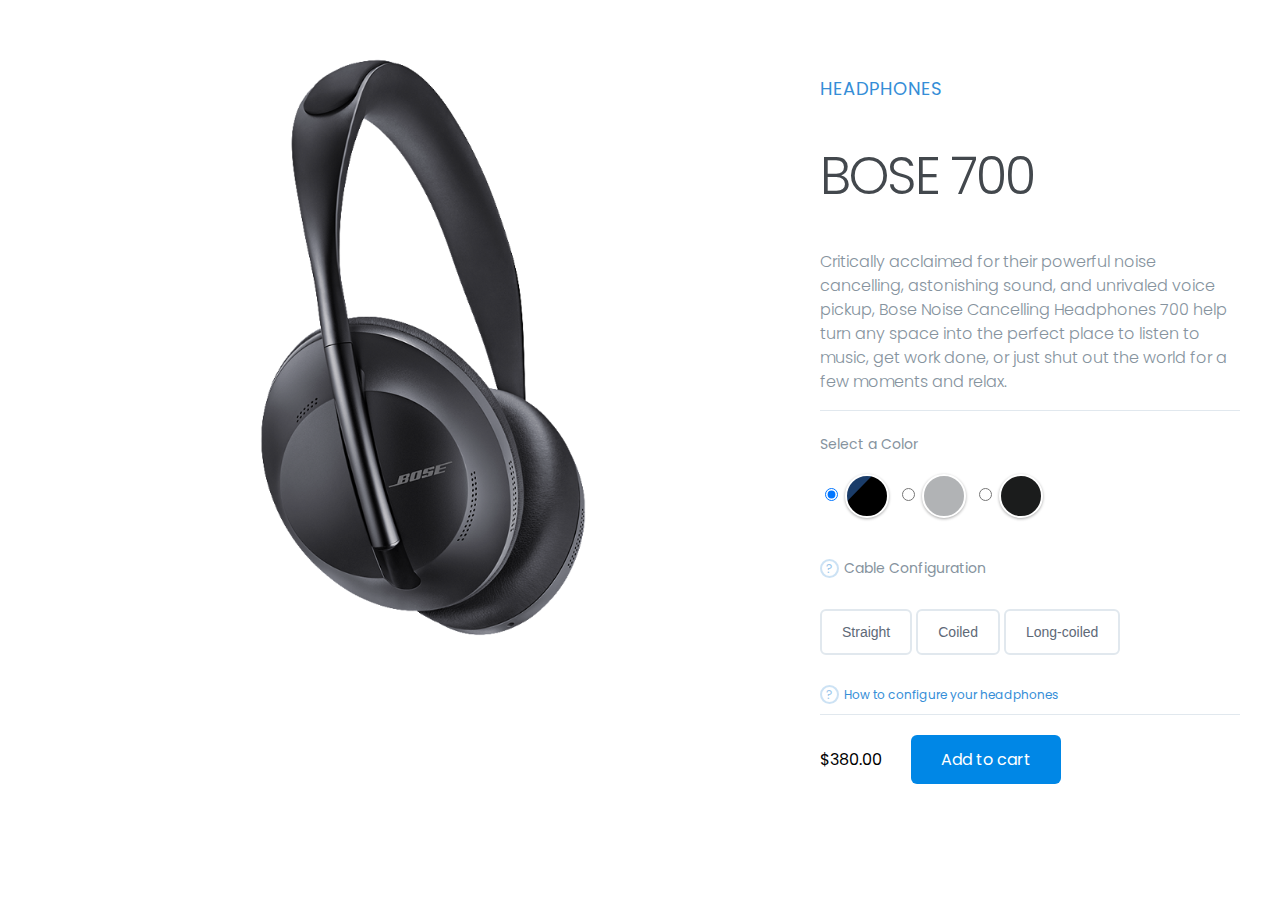
<file: index.html>
<!DOCTYPE html>
<html lang="en" dir="ltr">
  <head>
    <meta charset="utf-8">
    <link rel="stylesheet" href="style.css">
    <link href="https://fonts.googleapis.com/css2?family=Poppins:wght@300&display=swap" rel="stylesheet">
    <title>Product Color Changer</title>
  </head>
  <body>

    <main class="container">

      <div class="left-col">
        <img data-image="navy" src="img/sony1.png">
        <img data-image="grey" src="img/sony2.png">
        <img data-image="black" class="active" src="img/sony3.png">
      </div>

      <div class="right-col">

        <div class="product-description">
          <span>Headphones</span>
          <h1>BOSE 700</h1>
          <p>Critically acclaimed for their powerful noise cancelling, astonishing sound, and unrivaled voice pickup, Bose Noise Cancelling Headphones 700 help turn any space into the perfect place to listen to music,
            get work done, or just shut out the world for a few moments and relax.</p>
        </div>

        <div class="product-configuration">

          <div class="product-color">
            <span>Select a Color</span>

            <div class="color-choose">
              <div>
              <input data-image="navy" type="radio" id="navy" name="color" value="navy" checked>
              <label for="navy"><span></span></label>
              </div>

              <div>
              <input data-image="grey" type="radio" id="grey" name="color" value="grey">
              <label for="grey"><span></span></label>
              </div>

              <div>
              <input data-image="black" type="radio" id="black" name="color" value="black">
              <label for="black"><span></span></label>
              </div>
            </div>


          </div>

          <div class="cable-config">
            <a href="https://www.bose.com/en_us/support/guides/articles/productCode/noise_cancelling_headphones_700/guides.html"><span>Cable Configuration</span></a>

            <div class="cable-choose">
              <button>Straight</button>
              <button>Coiled</button>
              <button>Long-coiled</button>
            </div>

            <a href="#">How to configure your headphones</a>
          </div>
        </div>

        <div class="price">
          <span>$380.00</span>
          <a href="##" target="_blank" class="cart-btn">Add to cart</a>
        </div>
      </div>
    </main>

    <script src="https://cdnjs.cloudflare.com/ajax/libs/jquery/3.5.1/jquery.min.js" charset="utf-8"></script>
    <script src="main.js" charset="utf-8"></script>
  </body>
</html>
</file>
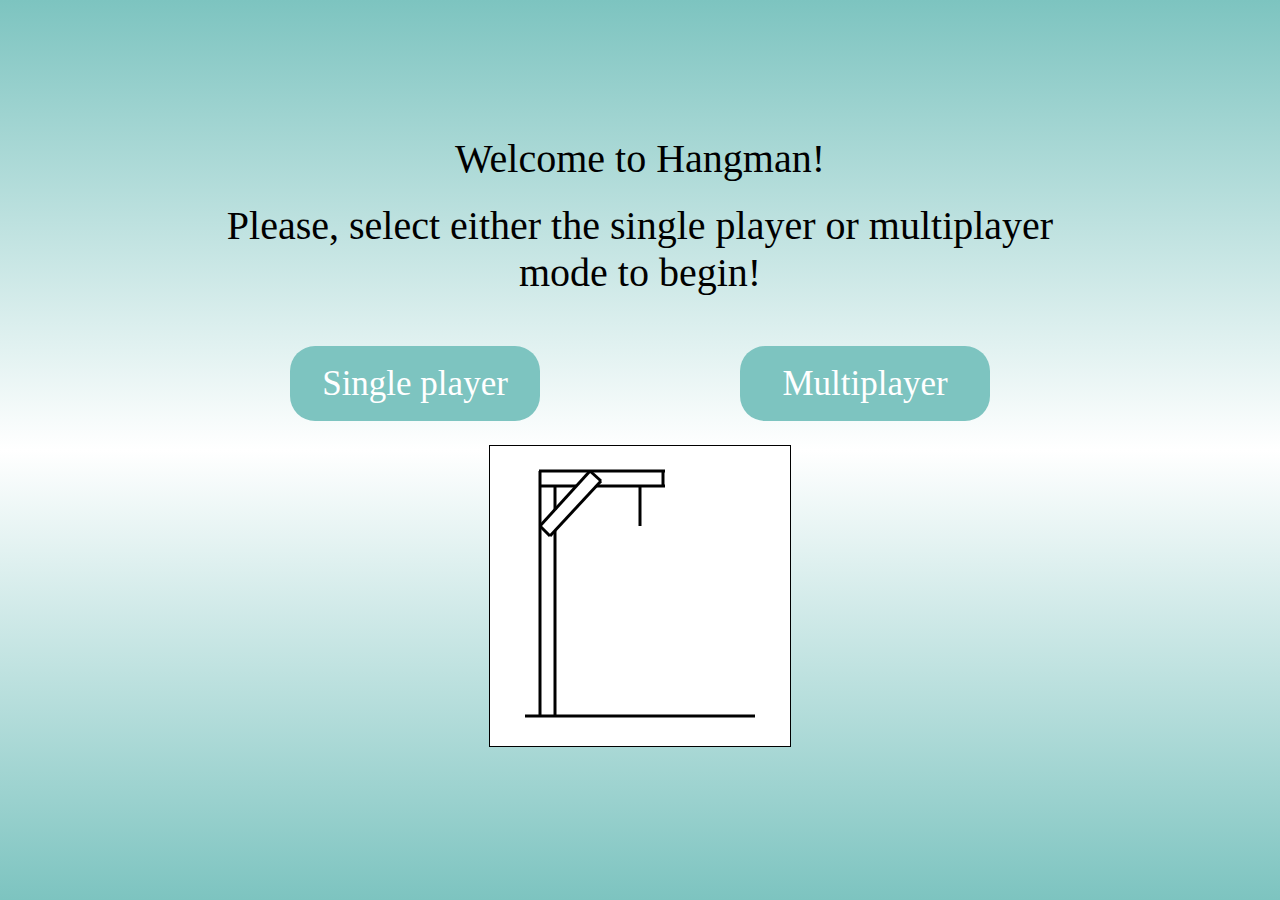
<file: HangmanProject/index.html>
<!DOCTYPE html>
<html lang="">
<head>
    <meta charset="utf-8">
    <meta http-equiv="X-UA-Compatible" content="IE=edge">
    <meta name="viewport" content="width=device-width, initial-scale=1">
    <title>Hangman</title>
    <link rel="stylesheet" type="text/css" href="style.css" />
    <link href='https://fonts.googleapis.com/css?family=Architects+Daughter|Gloria+Hallelujah' rel='stylesheet' type='text/css'>
    <script type="text/javascript" src="script.js"></script>
    <script>window.onload = draw;</script>
</head>

<body>
    <div id="introPage">
        <div id="introText">
            <p>Welcome to Hangman!</p>
            <p>Please, select either the single player or multiplayer mode to begin!</p>
            <div id="buttonContainer">
                <div id="sp" onclick="sp()">Single player</div>
                <div id="mp" onclick="mp()">Multiplayer</div>
            </div>
        </div>
        <canvas id="homeHangman" width="300px" height="300px"></canvas>
    </div>
    <div id="singlePage">
        <p>Select a category from the following:</p>
        <div id="categoryHolder">
            <div id="category">
                <div id="category1">
                    <div id="phrases" onclick="phrase()">Phrases</div>
                    <div id="movies" onclick="movie()">Films</div>
    </div>
    <div id="category2">
    <div id="songs" onclick="song()">Songs</div>
    </div>
    </div>
      <div id="mp1" onclick="mp()">Multiplayer</div>
        </div>
    </div>
    <div id="multiPage">
        <div id="wordInput">
            <div id="multiText">
    <p>The user who is the phrase guesser should be looking away from the screen at this time.</p>
    <p>This is the: Phrase creator, please type your phrase and click submit!</p>
            </div>
            <div id="inputContainer">
                <textarea id="input" cols="40" rows="5" onkeyup = "countChars('input','charcount');" onkeydown = "countChars('input','charcount');" onmouseout = "countChars('input','charcount');"></textarea>
                <span id="restriction">Only special characters are allowed: <span style="font-weight: 700;">? ! , . ' &ndash;</span></span>
            </div>
            <div id="characterCount">
                <p id="charContain">
                    <span id="charcount">0</span>/100 characters
                </p>
                <div id="submit" onclick="readText()">Submit</div>
            </div>
            <div id="sp1" onclick="sp()">Single player</div>
        </div>
    </div> 
    <div id="gamePage">
        <p id="categoryName"></p>
        <div id="wordWrap">
            <div id="underline1">
                <div id="letter1"></div>
            </div>
            <div id="underline2">
                <div id="letter2"></div>
            </div>
            <div id="underline3">
                <div id="letter3"></div>
            </div>
            <div id="underline4">
                <div id="letter4"></div>
            </div>
            <div id="underline5">
                <div id="letter5"></div>
            </div>
            <div id="underline6">
                <div id="letter6"></div>
            </div>
            <div id="underline7">
                <div id="letter7"></div>
            </div>
            <div id="underline8">
                <div id="letter8"></div>
            </div>
            <div id="underline9">
                <div id="letter9"></div>
            </div>
            <div id="underline10">
                <div id="letter10"></div>
            </div>
            <div id="underline11">
                <div id="letter11"></div>
            </div>
            <div id="underline12">
                <div id="letter12"></div>
            </div>
            <div id="underline13">
                <div id="letter13"></div>
            </div>
            <div id="underline14">
                <div id="letter14"></div>
            </div>
            <div id="underline15">
                <div id="letter15"></div>
            </div>
            <div id="underline16">
                <div id="letter16"></div>
            </div>
            <div id="underline17">
                <div id="letter17"></div>
            </div>
            <div id="underline18">
                <div id="letter18"></div>
            </div>
            <div id="underline19">
                <div id="letter19"></div>
            </div>
            <div id="underline20">
                <div id="letter20"></div>
            </div>
            <div id="underline21">
                <div id="letter21"></div>
            </div>
            <div id="underline22">
                <div id="letter22"></div>
            </div>
            <div id="underline23">
                <div id="letter23"></div>
            </div>
            <div id="underline24">
                <div id="letter24"></div>
            </div>
            <div id="underline25">
                <div id="letter25"></div>
            </div>
            <div id="underline26">
                <div id="letter26"></div>
            </div>
            <div id="underline27">
                <div id="letter27"></div>
            </div>
            <div id="underline28">
                <div id="letter28"></div>
            </div>
            <div id="underline29">
                <div id="letter29"></div>
            </div>
            <div id="underline30">
                <div id="letter30"></div>
            </div>
            <div id="underline31">
                <div id="letter31"></div>
            </div>
            <div id="underline32">
                <div id="letter32"></div>
            </div>
            <div id="underline33">
                <div id="letter33"></div>
            </div>
            <div id="underline34">
                <div id="letter34"></div>
            </div>
            <div id="underline35">
                <div id="letter35"></div>
            </div>
            <div id="underline36">
                <div id="letter36"></div>
            </div>
            <div id="underline37">
                <div id="letter37"></div>
            </div>
            <div id="underline38">
                <div id="letter38"></div>
            </div>
            <div id="underline39">
                <div id="letter39"></div>
            </div>
            <div id="underline40">
                <div id="letter40"></div>
            </div>
            <div id="underline41">
                <div id="letter41"></div>
            </div>
            <div id="underline42">
                <div id="letter42"></div>
            </div>
            <div id="underline43">
                <div id="letter43"></div>
            </div>
            <div id="underline44">
                <div id="letter44"></div>
            </div>
            <div id="underline45">
                <div id="letter45"></div>
            </div>
            <div id="underline46">
                <div id="letter46"></div>
            </div>
            <div id="underline47">
                <div id="letter47"></div>
            </div>
            <div id="underline48">
                <div id="letter48"></div>
            </div>
            <div id="underline49">
                <div id="letter49"></div>
            </div>
            <div id="underline50">
                <div id="letter50"></div>
            </div>
            <div id="underline51">
                <div id="letter51"></div>
            </div>
            <div id="underline52">
                <div id="letter52"></div>
            </div>
            <div id="underline53">
                <div id="letter53"></div>
            </div>
            <div id="underline54">
                <div id="letter54"></div>
            </div>
            <div id="underline55">
                <div id="letter55"></div>
            </div>
            <div id="underline56">
                <div id="letter56"></div>
            </div>
            <div id="underline57">
                <div id="letter57"></div>
            </div>
            <div id="underline58">
                <div id="letter58"></div>
            </div>
            <div id="underline59">
                <div id="letter59"></div>
            </div>
            <div id="underline60">
                <div id="letter60"></div>
            </div>
            <div id="underline61">
                <div id="letter61"></div>
            </div>
            <div id="underline62">
                <div id="letter62"></div>
            </div>
            <div id="underline63">
                <div id="letter63"></div>
            </div>
            <div id="underline64">
                <div id="letter64"></div>
            </div>
            <div id="underline65">
                <div id="letter65"></div>
            </div>
            <div id="underline66">
                <div id="letter66"></div>
            </div>
            <div id="underline67">
                <div id="letter67"></div>
            </div>
            <div id="underline68">
                <div id="letter68"></div>
            </div>
            <div id="underline69">
                <div id="letter69"></div>
            </div>
            <div id="underline70">
                <div id="letter70"></div>
            </div>
            <div id="underline71">
                <div id="letter71"></div>
            </div>
            <div id="underline72">
                <div id="letter72"></div>
            </div>
            <div id="underline73">
                <div id="letter73"></div>
            </div>
            <div id="underline74">
                <div id="letter74"></div>
            </div>
            <div id="underline75">
                <div id="letter75"></div>
            </div>
            <div id="underline76">
                <div id="letter76"></div>
            </div>
            <div id="underline77">
                <div id="letter77"></div>
            </div>
            <div id="underline78">
                <div id="letter78"></div>
            </div>
            <div id="underline79">
                <div id="letter79"></div>
            </div>
            <div id="underline80">
                <div id="letter80"></div>
            </div>
            <div id="underline81">
                <div id="letter81"></div>
            </div>
            <div id="underline82">
                <div id="letter82"></div>
            </div>
            <div id="underline83">
                <div id="letter83"></div>
            </div>
            <div id="underline84">
                <div id="letter84"></div>
            </div>
            <div id="underline85">
                <div id="letter85"></div>
            </div>
            <div id="underline86">
                <div id="letter86"></div>
            </div>
            <div id="underline87">
                <div id="letter87"></div>
            </div>
            <div id="underline88">
                <div id="letter88"></div>
            </div>
            <div id="underline89">
                <div id="letter89"></div>
            </div>
            <div id="underline90">
                <div id="letter90"></div>
            </div>
            <div id="underline91">
                <div id="letter91"></div>
            </div>
            <div id="underline92">
                <div id="letter92"></div>
            </div>
            <div id="underline93">
                <div id="letter93"></div>
            </div>
            <div id="underline94">
                <div id="letter94"></div>
            </div>
            <div id="underline95">
                <div id="letter95"></div>
            </div>
            <div id="underline96">
                <div id="letter96"></div>
            </div>
            <div id="underline97">
                <div id="letter97"></div>
            </div>
            <div id="underline98">
                <div id="letter98"></div>
            </div>
            <div id="underline99">
                <div id="letter99"></div>
            </div>
            <div id="underline100">
                <div id="letter100"></div>
            </div>
    </div>

<canvas id="hangman" width="300px" height="300px"></canvas>
      <div id="results"></div>
      <div id="letterBank">

        <div id="a" value="A" onclick="guessLetter()">A</div>
        <div id="b" value="B" onclick="guessLetter()">B</div>
        <div id="c" value="C" onclick="guessLetter()">C</div>
        <div id="d" value="D" onclick="guessLetter()">D</div>
        <div id="e" value="E" onclick="guessLetter()">E</div>
        <div id="f" value="F" onclick="guessLetter()">F</div>
        <div id="g" value="G" onclick="guessLetter()">G</div>
        <div id="h" value="H" onclick="guessLetter()">H</div>
        <div id="i" value="I" onclick="guessLetter()">I</div>
        <div id="j" value="J" onclick="guessLetter()">J</div>
        <div id="k" value="K" onclick="guessLetter()">K</div>
        <div id="l" value="L" onclick="guessLetter()">L</div>
        <div id="m" value="M" onclick="guessLetter()">M</div>
        <div id="n" value="N" onclick="guessLetter()">N</div>
        <div id="o" value="O" onclick="guessLetter()">O</div>
        <div id="p" value="P" onclick="guessLetter()">P</div>
        <div id="q" value="Q" onclick="guessLetter()">Q</div>
        <div id="r" value="R" onclick="guessLetter()">R</div>
        <div id="s" value="S" onclick="guessLetter()">S</div>
        <div id="t" value="T" onclick="guessLetter()">T</div>
        <div id="u" value="U" onclick="guessLetter()">U</div>
        <div id="v" value="V" onclick="guessLetter()">V</div>
        <div id="w" value="W" onclick="guessLetter()">W</div>
        <div id="x" value="X" onclick="guessLetter()">X</div>
        <div id="y" value="Y" onclick="guessLetter()">Y</div>
        <div id="z" value="Z" onclick="guessLetter()">Z</div>
        </div>



  <form><div id="again" onClick="reset()">Play again!</div></form>
  <div id="home" onClick="window.location.reload()">Main menu</div>

</body>
</html>
</file>
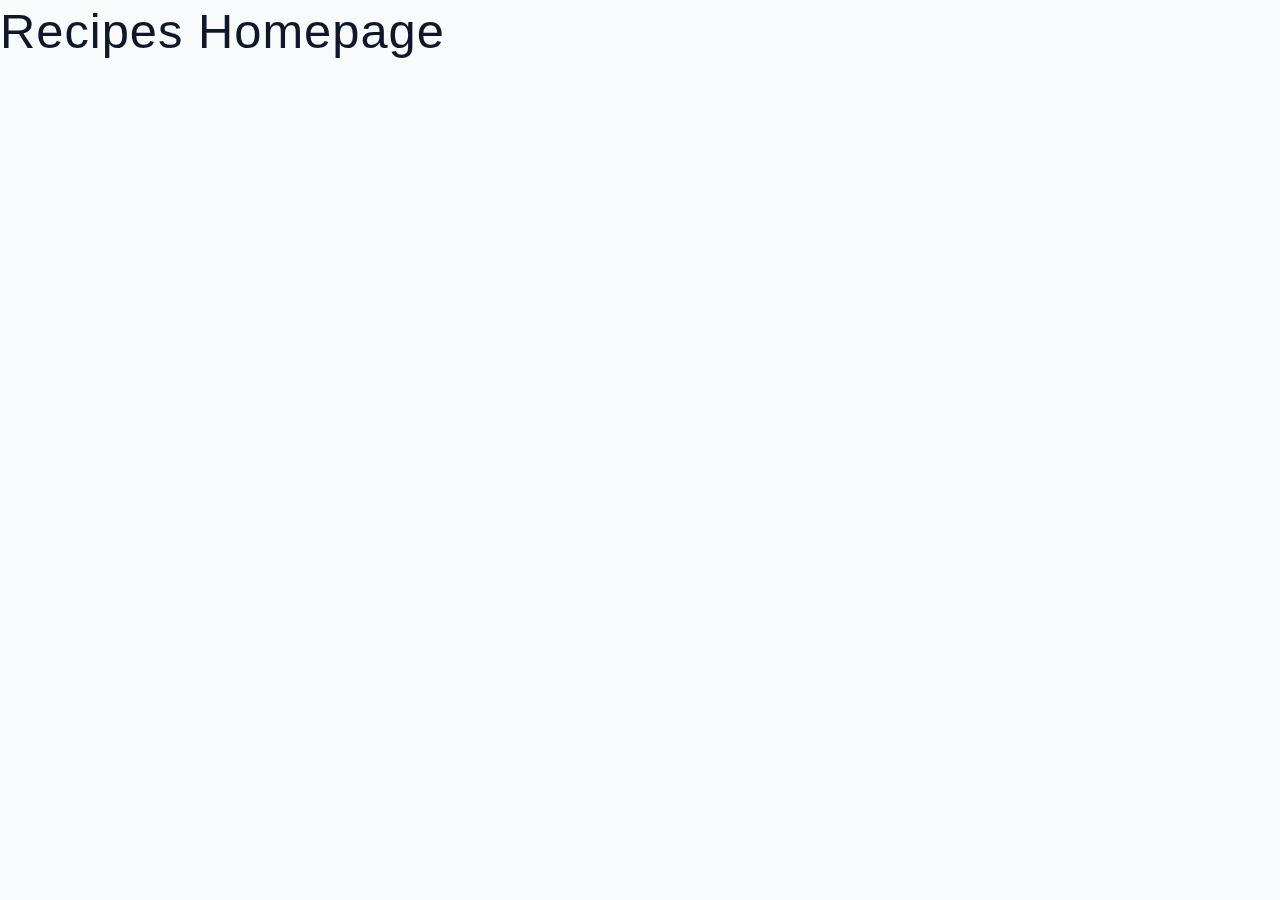
<file: Recipes-App/index.html>
<!DOCTYPE html>
<html lang="en">
  <head>
    <meta charset="UTF-8" />
    <meta http-equiv="X-UA-Compatible" content="IE=edge" />
    <meta name="viewport" content="width=device-width, initial-scale=1.0" />
    <title>Simply Recipes || Starter</title>
    <!-- favicon -->
    <link rel="shortcut icon" href="./assets/favicon.ico" type="image/x-icon" />
    <!-- normalize -->
    <link rel="stylesheet" href="./css/normalize.css" >
    <!-- font-awesome -->
    <link rel="stylesheet" href="https://cdnjs.cloudflare.com/ajax/libs/font-awesome/5.14.0/css/all.min.css">
    <!-- main css -->
    <link rel="stylesheet" href="./css/main.css" >
  </head>
  <body>
   <h1>Recipes Homepage </h1>

  </body>
</html>
</file>
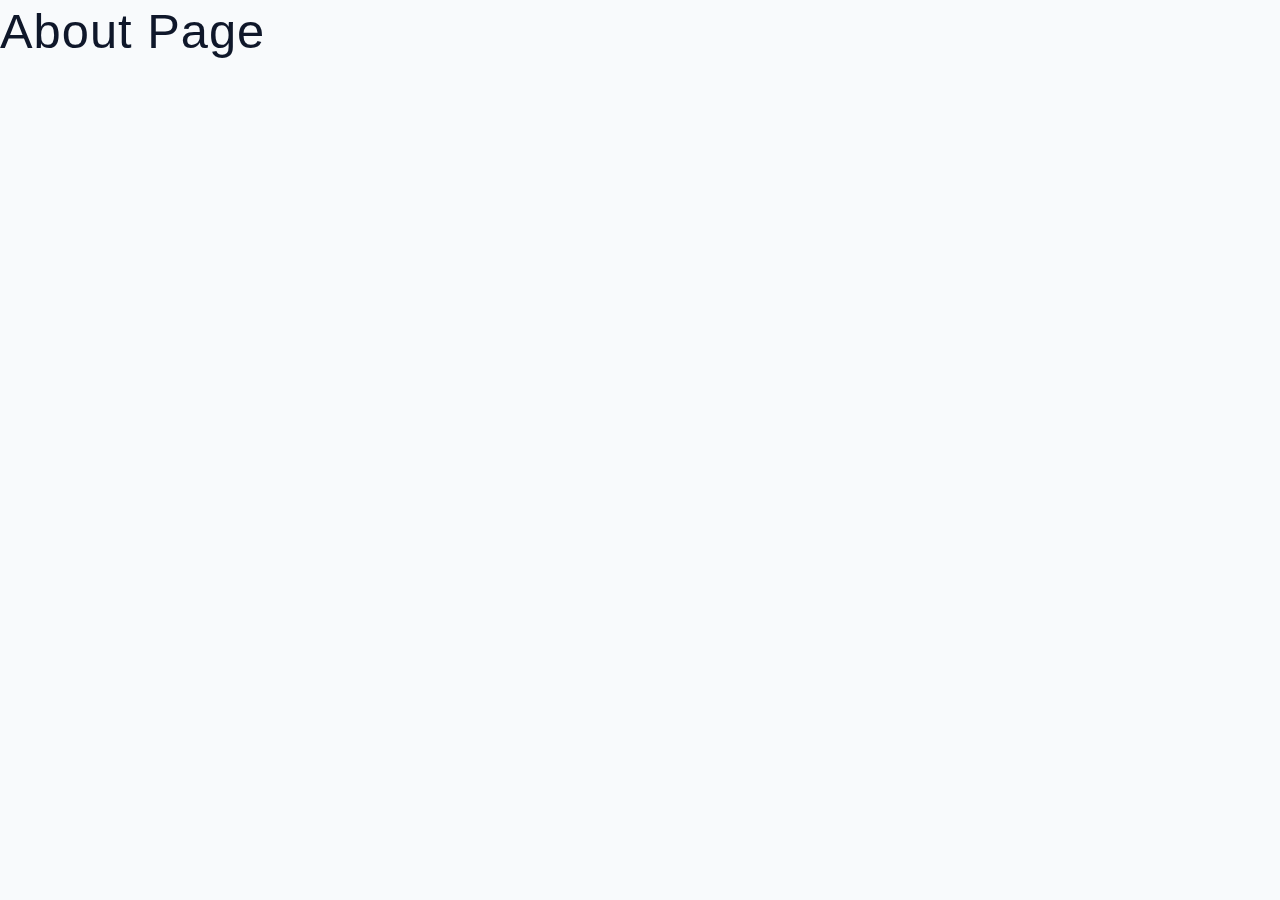
<file: Recipes-App/about.html>
<!DOCTYPE html>
<html lang="en">
  <head>
    <meta charset="UTF-8" />
    <meta http-equiv="X-UA-Compatible" content="IE=edge" />
    <meta name="viewport" content="width=device-width, initial-scale=1.0" />
    <title>About || Starter</title>
    <!-- favicon -->
    <link rel="shortcut icon" href="./assets/favicon.ico" type="image/x-icon" />
    <!-- normalize -->
    <link rel="stylesheet" href="./css/normalize.css" />
    <!-- font-awesome -->
    <link
      rel="stylesheet"
      href="https://cdnjs.cloudflare.com/ajax/libs/font-awesome/5.14.0/css/all.min.css"
    />
    <!-- main css -->
    <link rel="stylesheet" href="./css/main.css" />
  </head>
  <body>
   <h1>About Page</h1>
    
  </body>
</html>
</file>
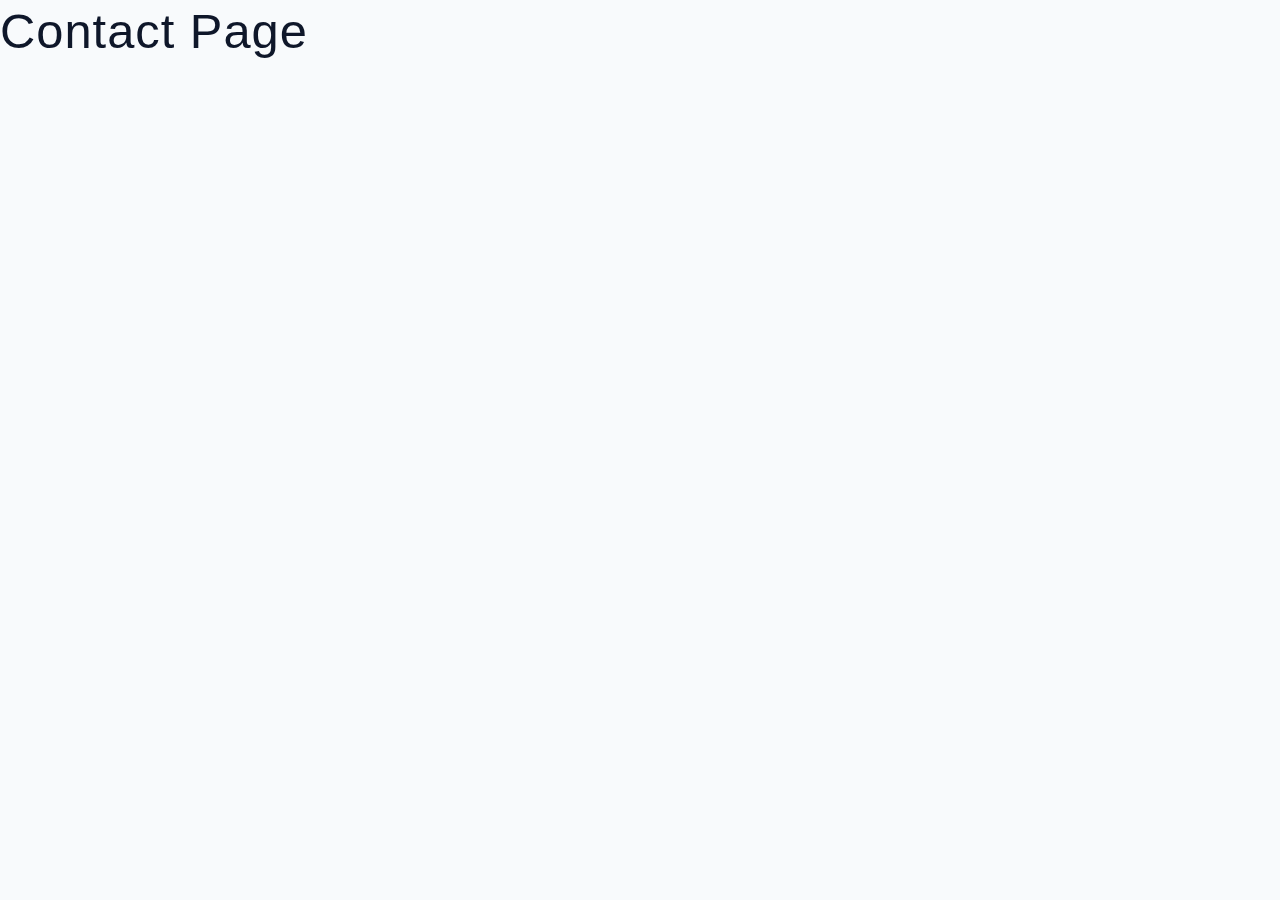
<file: Recipes-App/contact.html>
<!DOCTYPE html>
<html lang="en">
  <head>
    <meta charset="UTF-8" />
    <meta http-equiv="X-UA-Compatible" content="IE=edge" />
    <meta name="viewport" content="width=device-width, initial-scale=1.0" />
    <title>Contact || Starter</title>
    <!-- favicon -->
    <link rel="shortcut icon" href="./assets/favicon.ico" type="image/x-icon" />
    <!-- normalize -->
    <link rel="stylesheet" href="./css/normalize.css" />
    <!-- font-awesome -->
    <link
      rel="stylesheet"
      href="https://cdnjs.cloudflare.com/ajax/libs/font-awesome/5.14.0/css/all.min.css"
    />
    <!-- main css -->
    <link rel="stylesheet" href="./css/main.css" />
  </head>
  <body>
   <h1>Contact Page</h1>
    
  </body>
</html>
</file>
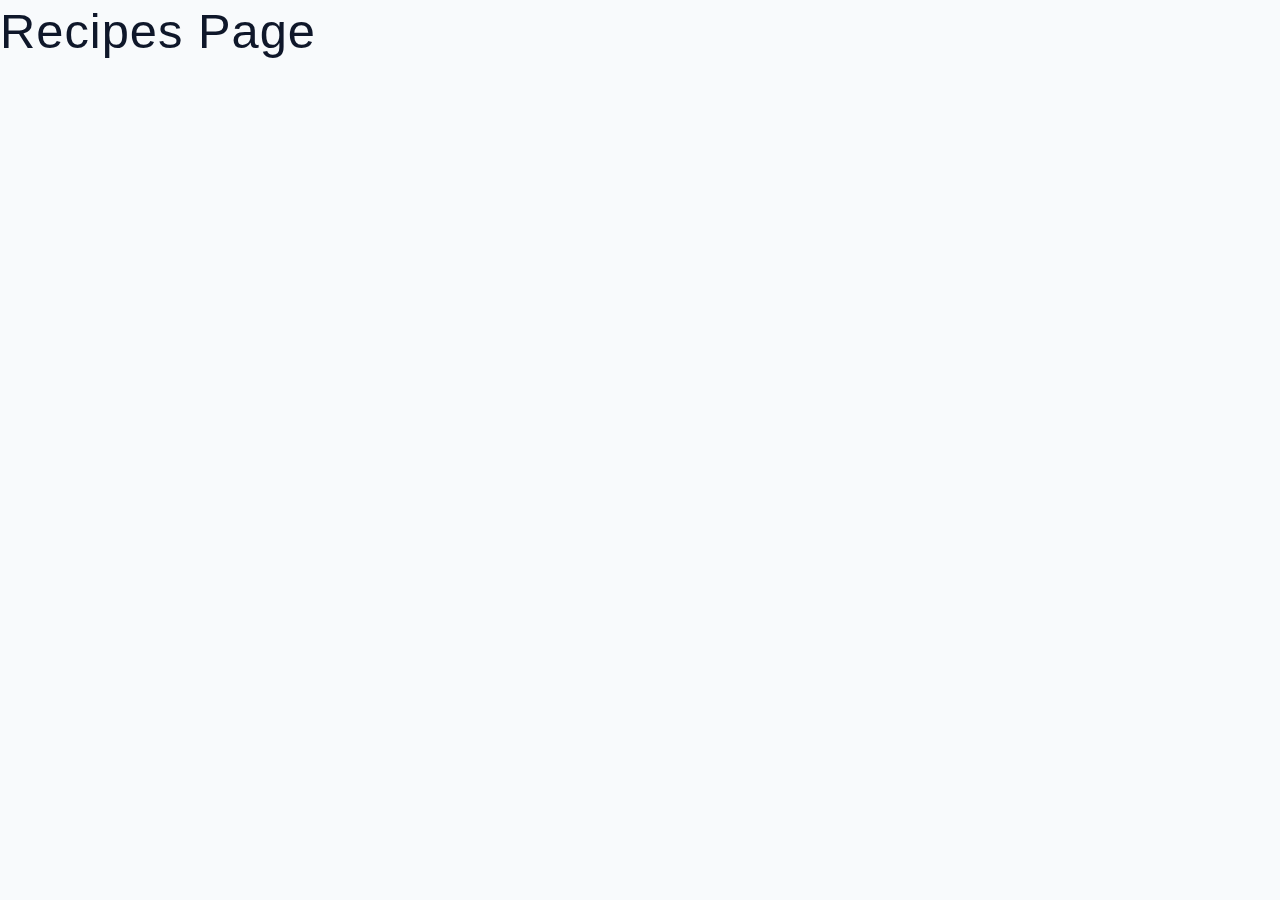
<file: Recipes-App/recipes.html>
<!DOCTYPE html>
<html lang="en">
  <head>
    <meta charset="UTF-8" />
    <meta http-equiv="X-UA-Compatible" content="IE=edge" />
    <meta name="viewport" content="width=device-width, initial-scale=1.0" />
    <title>Recipes || Starter</title>
    <!-- favicon -->
    <link rel="shortcut icon" href="./assets/favicon.ico" type="image/x-icon" />
    <!-- normalize -->
    <link rel="stylesheet" href="./css/normalize.css" />
    <!-- font-awesome -->
    <link
      rel="stylesheet"
      href="https://cdnjs.cloudflare.com/ajax/libs/font-awesome/5.14.0/css/all.min.css"
    />
    <!-- main css -->
    <link rel="stylesheet" href="./css/main.css" />
  </head>
  <body>
   <h1>Recipes Page</h1>
    
  </body>
</html>
</file>
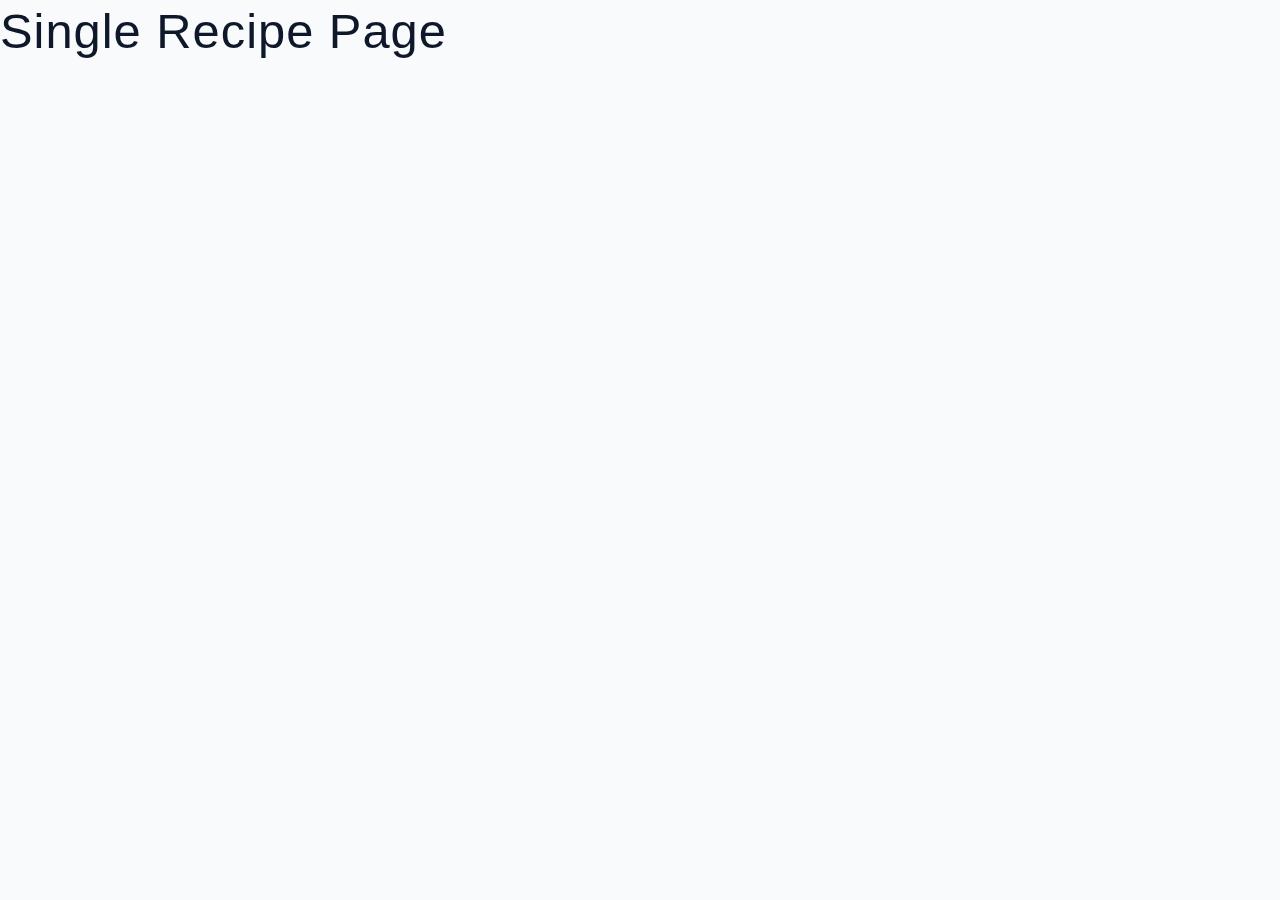
<file: Recipes-App/single-recipe.html>
<!DOCTYPE html>
<html lang="en">
  <head>
    <meta charset="UTF-8" />
    <meta http-equiv="X-UA-Compatible" content="IE=edge" />
    <meta name="viewport" content="width=device-width, initial-scale=1.0" />
    <title>Single Recipe || Starter</title>
    <!-- favicon -->
    <link rel="shortcut icon" href="./assets/favicon.ico" type="image/x-icon" />
    <!-- normalize -->
    <link rel="stylesheet" href="./css/normalize.css" />
    <!-- font-awesome -->
    <link
      rel="stylesheet"
      href="https://cdnjs.cloudflare.com/ajax/libs/font-awesome/5.14.0/css/all.min.css"
    />
    <!-- main css -->
    <link rel="stylesheet" href="./css/main.css" />
  </head>
  <body>
   <h1>Single Recipe Page</h1>
    
  </body>
</html>
</file>
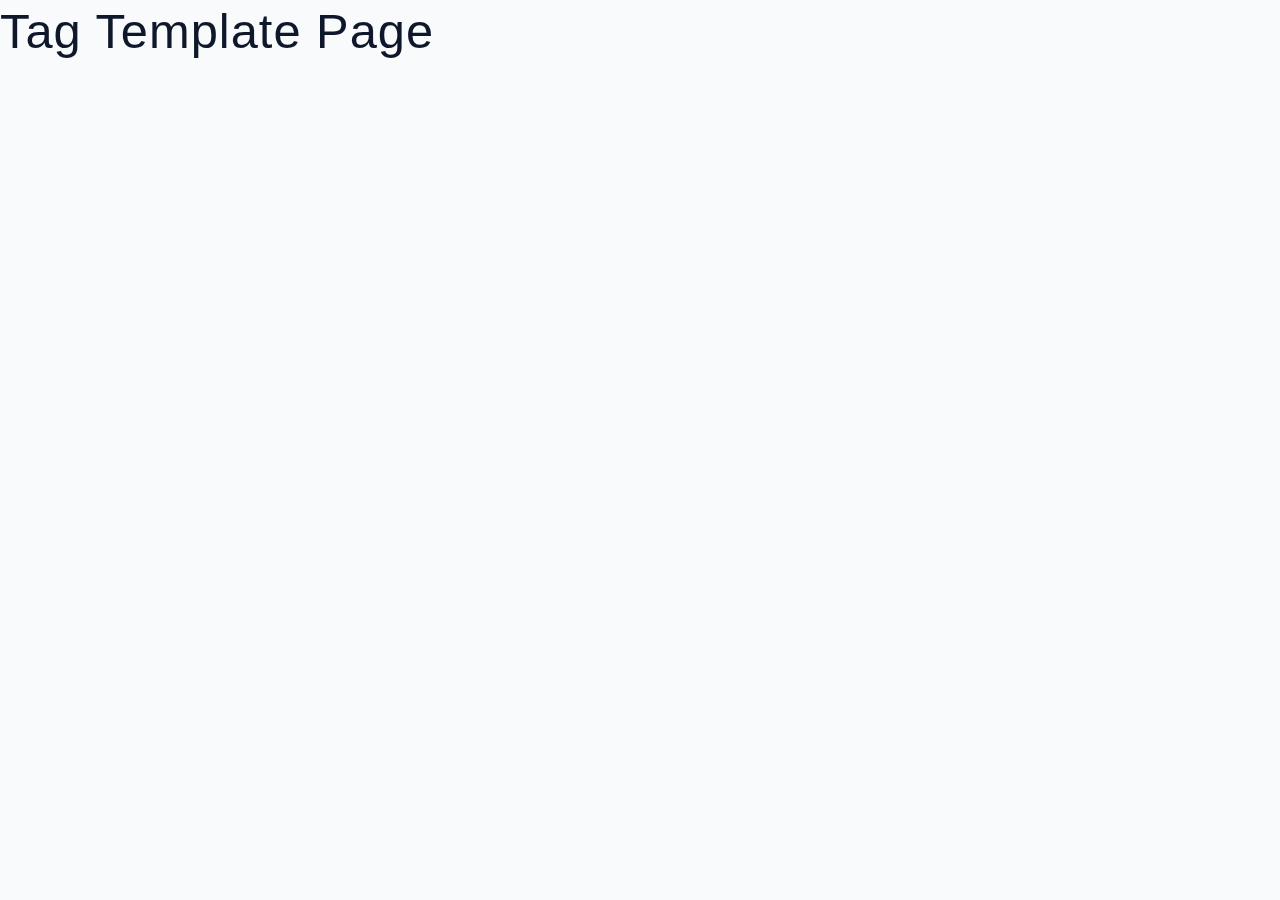
<file: Recipes-App/tag-template.html>
<!DOCTYPE html>
<html lang="en">
  <head>
    <meta charset="UTF-8" />
    <meta http-equiv="X-UA-Compatible" content="IE=edge" />
    <meta name="viewport" content="width=device-width, initial-scale=1.0" />
    <title>Beef|| Starter</title>
    <!-- favicon -->
    <link rel="shortcut icon" href="./assets/favicon.ico" type="image/x-icon" />
    <!-- normalize -->
    <link rel="stylesheet" href="./css/normalize.css" />
    <!-- font-awesome -->
    <link
      rel="stylesheet"
      href="https://cdnjs.cloudflare.com/ajax/libs/font-awesome/5.14.0/css/all.min.css"
    />
    <!-- main css -->
    <link rel="stylesheet" href="./css/main.css" />
  </head>
  <body>
   <h1>Tag Template Page</h1>
    
  </body>
</html>
</file>
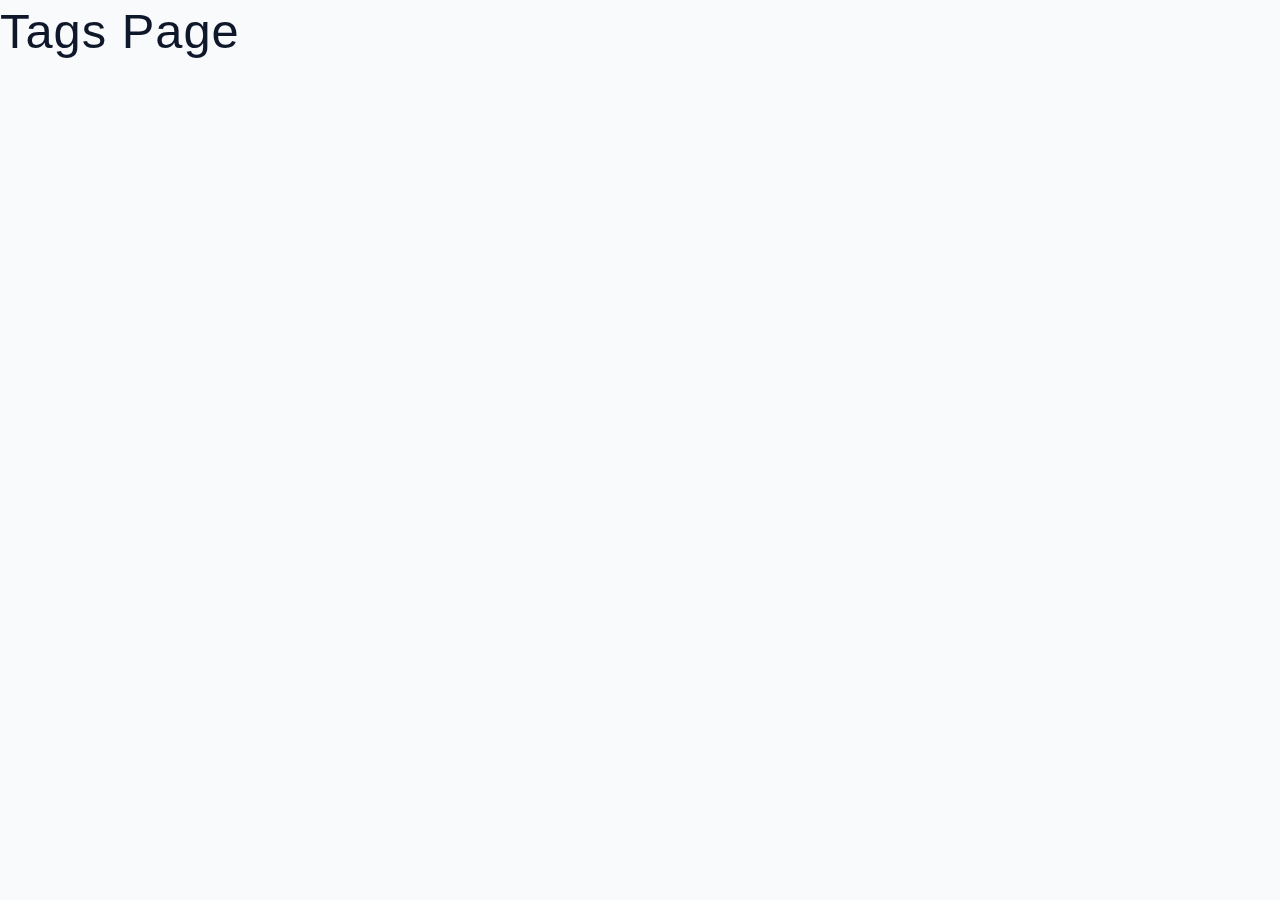
<file: Recipes-App/tags.html>
<!DOCTYPE html>
<html lang="en">
  <head>
    <meta charset="UTF-8" />
    <meta http-equiv="X-UA-Compatible" content="IE=edge" />
    <meta name="viewport" content="width=device-width, initial-scale=1.0" />
    <title>Tags || Starter</title>
    <!-- favicon -->
    <link rel="shortcut icon" href="./assets/favicon.ico" type="image/x-icon" />
    <!-- normalize -->
    <link rel="stylesheet" href="./css/normalize.css" />
    <!-- font-awesome -->
    <link
      rel="stylesheet"
      href="https://cdnjs.cloudflare.com/ajax/libs/font-awesome/5.14.0/css/all.min.css"
    />
    <!-- main css -->
    <link rel="stylesheet" href="./css/main.css" />
  </head>
  <body>
   <h1>Tags Page</h1>
    
  </body>
</html>
</file>
<file: style.css>
html, body {
   height: 100%;
   width: 100%;
   margin: 0;
   font-family: 'Poppins', sans-serif;
 }

 .container {
   max-width: 1200px;
   margin: 0 auto;
   padding: 15px;
   display: flex;
 }

 .left-col {
   width: 65%;
   position: relative;
 }

 .right-col {
   width: 35%;
   margin-top: 60px;
 }

 .left-col img {
   width: 100%;
   position: absolute;
   left: 0;
   top: 0;
   opacity: 0;
   transition: all 0.3s ease;
 }

 .left-col img.active {
   opacity: 1;
 }

.product-description {
  border-bottom: 1px solid #E1E8EE;
  margin-bottom: 20px;
}

.product-description span {
  font-size: 18px;
  color: #358ED7;
  letter-spacing: 1px;
  text-transform: uppercase;
  text-decoration: none;
}

.product-description h1 {
  font-weight: 300;
  font-size: 52px;
  color: #43484D;
  letter-spacing: -2px;
}

.product-description p {
  font-size: 16px;
  font-weight: 300;
  color: #86939E;
  line-height: 24px;
}


/* Product details: config, color, etc, */

.product-color span,
.cable-config span {
  font-size: 14px;
  font-weight: 400;
  color: #86939E;
  margin-bottom: 20px;
  display: inline-block;
}

.product-color {
  margin-bottom: 30px;
}

.color-choose div {
  display: inline-block;
}

.color-choose input[type="radio"] + label span {
  display: inline-block;
  width: 40px;
  height: 40px;
  margin: -1px 4px 0 0;
  vertical-align: middle;
  cursor: pointer;
  border-radius: 50%;
}


.color-choose input[type="radio"] + label span {
  border: 2px solid #FFFFFF;
  box-shadow: 0 1px 3px 0 rgba(0, 0, 0, 0.33);
}

.color-choose input[type="radio"]#navy + label span {
  background-color: #1a3c69;
}

.color-choose input[type="radio"]#grey + label span {
  background-color: #b1b3b5;
}

.color-choose input[type="radio"]#black + label span {
  background-color: #1b1c1c;
}

.color-choose input[type="radio"]:checked + label span {
  background-image: url(img/check.png);
  background-repeat: no-repeat;
  background-position: center;
}

.cable-choose {
  margin-bottom: 20px;
}

.cable-choose button {
  border: 2px solid #E1E8EE;
  border-radius: 6px;
  padding: 13px 20px;
  font-size: 14px;
  color: #5E6977;
  background-color: #fff;
  cursor: pointer;
  transition: all .5s;
}

.cable-choose button:hover,
.cable-choose button:active,
.cable-choose button:focus {
  border: 2px solid #86939E;
  outline: none;
}

.cable-config {
  border-bottom: 1px solid #E1E8EE;
  margin-bottom: 20px;
}

.cable-config a {
  color: #358ED7;
  text-decoration: none;
  font-size: 12px;
  position: relative;
  margin: 10px 0;
  display: inline-block;
}

.cable-config a:before {
  content: '?';
  height: 15px;
  width: 15px;
  border-radius: 50%;
  border: 2px solid rgba(53, 142, 215, 0.5);
  display: inline-block;
  text-align: center;
  line-height: 16px;
  opacity: 0.5;
  margin-right: 5px;
}

.product-price {
  display: flex;
  align-items: center;
}

.product-price span {
  font-size: 26px;
  font-weight: 300;
  color: #43484D;
  margin-right: 20px;
}

.cart-btn {
  display: inline-block;
  background-color: #0087e6;
  border-radius: 6px;
  font-size: 16px;
  color: #FFFFFF;
  text-decoration: none;
  padding: 12px 30px;
  margin-left: 25px;
  transition: all .5s;
}

.cart-btn:hover {
  background: #64af3d;
}


/* Responsivness */

@media (max-width: 940px) {
  .container {
    flex-direction: column;
    margin-top: 60px;
  }

  .left-col,
  .right-col {
    width: 100%;
  }

  .left-col img {
    width: 300px;
    right: 0;
    top: -65px;
    left: initial;
  }
}


@media (max-width: 535px) {
  .left-col img {
    width: 220px;
    top: -85px;
  }
}
</file>
<file: HangmanProject/style.css>
html{
    -webkit-text-size-adjust: 100%;
    -ms-text-size-adjust: 100%;
    height: 100%;
    margin: 0;
    font-family: 'Comic Sans MS', cursive;
}
body{
    background: #7dc4c0;
    background: -webkit-linear-gradient(#7dc4c0, white, #7dc4c0);
    background: -o-linear-gradient(#7dc4c0, white, #7dc4c0);
    background: -moz-linear-gradient(#7dc4c0, white, #7dc4c0);
    background: linear-gradient(#7dc4c0, white, #7dc4c0);
}
a{ //removed
    color: #b10000;
    text-decoration: none;
}
    a:hover{
        text-decoration: underline;
    }
    a:visited{
        color: #b10000;
    }
body, html, #category, #category1, #category2, #phrases, #movies, #songs,
#introPage, #introText, #introText p, #sp, #mp, #sp1, #mp1, #multiPage,
#singlePage #wordWrap, #wordWrap div, #restriction, #gamePage, #letterBank div, {

    -webkit-box-sizing: border-box;
    -moz-box-sizing: border-box;
    box-sizing: border-box;
}
#introPage, #singlePage, #multiPage {
  position: absolute;
  top: 0;
  right: 0;
  bottom: 0;
  left: 0;
  margin: auto;
}
#introPage{
  display: block;
  height: 650px;
  width: 850px;
}
  #introText{
  width: 850px;
  height: 260px;
  margin: 10px auto;

    }

  #introText p, #multiText p{
    font-size: 40px;
    text-align: center;
    margin: 0 auto 20px auto;

    }

  #buttonContainer{
    width: 700px;
    height: 75px;
    margin: 50px auto;

      }
  #sp, #mp, #sp1, #mp1{
    font-size: 35px;
    width: 250px;
    height: 75px;
    float: right;
    line-height: 75px;
    text-align: center;
    color: white;
    background-color: #7dc4c0;
    border-radius: 25px;
    cursor: pointer;

         }
    #sp{
    float: left;

         }

    #sp1{
    margin: 69px 20px 0 0;

         }

    #mp1{
      margin: 50px 20px 0 0;

         }

    #homeHangman, #hangman{
    display: block;
    margin: 50px auto 0 auto;
    border: 1px solid black;

         }

  #singlePage{
    display: none;
    height: 560px;
    width: 845px;

     }

  #singlePage p{
    font-size: 40px;
    margin: 0px auto 40px auto;
    text-align: center;

         }

  #categoryHolder{
    width: 100%;
    height: 335px;

         }

    #category{
    width: 700px;
    height: 335px;
    margin: 0 auto;

         }

  #category1, #category2{
      float: left;
      width: 700px;
      height: 150px;

         }

  #category1{
             margin-bottom: 30px;
         }

 #phrases, #movies, #songs{
      float: inherit;
      width: 48%;
      height: 100%;
      font-size: 70px;
      line-height: 150px;
      text-align: center;
      border: 1px solid black;
      cursor: pointer;
             }
#movies{
  float: right;

        }

 #phrases{
  background: #606096;
  background: -webkit-linear-gradient(left, #606096, white);
  background: -o-linear-gradient(left, #606096, white);
  background: -moz-linear-gradient(left, #606096, white);
  background: linear-gradient(to right, #606096, white);
             }
  #movies{
  background: #e8edea;
  background: -webkit-linear-gradient(left, white, #e8edea);
  background: -o-linear-gradient(right, white, #e8edea);
  background: -moz-linear-gradient(right, white,#e8edea);
  background: linear-gradient(to right, white, #e8edea);
             }
    #songs{
    align: center;
    background: #bc9eb5;
    background: -webkit-linear-gradient(center, #bc9eb5, white);
    background: -o-linear-gradient(center, #bc9eb5, white);
    background: -moz-linear-gradient(center, #bc9eb5, white);
    background: linear-gradient(to center, #bc9eb5, white);

          }

    #multiPage{
    display: none;
    height: 490px;
    width: 845px;

          }

  #wordInput{
    width: 845px;
    height: 350px;
    margin: 0px auto;

              }

  #multiText p{
    font-size: 29px;

              }

  #input{
    font-family: sans-serif;
    display: block;
    margin: 0px auto;
    padding: 10px;
    font-size: 25px;

              }

  #restriction{
    font-family: sans-serif;
    float: right;
    position: relative;
    right: 175px;
    bottom: 22px;
    font-size: 15px;

              }

    #characterCount{
      width: 580px;
      height: 35px;
      margin: 21px auto 0 auto;
      font-size: 25px;

              }

    #charContain{
      margin: 0;
      float: left;

              }

    #submit{
      font-size: 35px;
      width: 200px;
      height: 35px;
      float: right;
      line-height: 35px;
      text-align: center;
      color: white;
      background-color: #00b100;
      border-radius: 25px;
      cursor: pointer;

              }

    #gamePage{
      display: none;
      text-align: center;

          }

    #categoryName{
      width: 100%;
      margin: 20px auto 0px auto;
      font-size: 75px;
              }

    #wordWrap{
      display: inline-block;
      width: 830px;
      margin: 0 auto;
      padding: 10px;
              }

#letter1, #letter2, #letter3, #letter4, #letter5, #letter6, #letter7,
#letter8, #letter9, #letter10, #letter11, #letter12, #letter13,
#letter14, #letter15, #letter16, #letter17, #letter18, #letter19,
#letter20, #letter21, #letter22, #letter23, #letter24, #letter25,
#letter26, #letter27, #letter28, #letter29, #letter30, #letter31,
#letter32, #letter33, #letter34, #letter35, #letter36, #letter37,
#letter38, #letter39, #letter40, #letter41, #letter42, #letter43,
#letter44, #letter45, #letter46, #letter47, #letter48, #letter49, #letter50,
#letter51, #letter52, #letter53, #letter54, #letter55, #letter56,
#letter57, #letter58, #letter59, #letter60, #letter61, #letter62,
#letter63, #letter64, #letter65, #letter66, #letter67, #letter68,
#letter69, #letter70, #letter71, #letter72, #letter73, #letter74,
#letter75, #letter76, #letter77, #letter78, #letter79, #letter80,
#letter81, #letter82, #letter83, #letter84, #letter85, #letter86,
#letter87, #letter88, #letter89, #letter90, #letter91, #letter92, #letter93,
#letter94, #letter95, #letter96, #letter97, #letter98, #letter99, #letter100
  {

  font-family: 'Comic Sans MS', fantasy;
  width: 50px;
  height: 60px;
  margin-bottom: 40px;
  text-align: center;
  font-size: 50px;
  line-height: 60px;
              }
  #underline1, #underline2, #underline3, #underline4, #underline5, #underline6,
  #underline7, #underline8, #underline9, #underline10, #underline11,
  #underline12, #underline13, #underline14, #underline15, #underline16,
  #underline17, #underline18, #underline19, #underline20, #underline21,
  #underline22, #underline23, #underline24, #underline25, #underline26,
  #underline27, #underline28, #underline29, #underline30, #underline31,
  #underline32, #underline33, #underline34, #underline35, #underline36,
  #underline37, #underline38, #underline39, #underline40, #underline41,
  #underline42, #underline43, #underline44, #underline45, #underline46,
  #underline47, #underline48, #underline49, #underline50, #underline51,
  #underline52, #underline53, #underline54, #underline55, #underline56,
  #underline57, #underline58, #underline59, #underline60, #underline61,
  #underline62, #underline63, #underline64, #underline65, #underline66,
  #underline67, #underline68, #underline69, #underline70, #underline71,
  #underline72, #underline73, #underline74, #underline75, #underline76,
  #underline77, #underline78, #underline79, #underline80, #underline81,
  #underline82, #underline83, #underline84, #underline85, #underline86,
  #underline87, #underline88, #underline89, #underline90, #underline91,
  #underline92, #underline93, #underline94, #underline95, #underline96,
  #underline97, #underline98, #underline99, #underline100{

  display: none;
  float: left;
  width: 50px;
  height: 60px;
  margin-right: 5px;

                 }

  #letterBank {
    width: 780px;
    height: 125px;
    margin: 20px auto;
    font-size: 50px;
    line-height: 60px;
    text-align: center;

    -webkit-user-select: none;
    -moz-user-select: none;
    -ms-user-select: none;

                 }

  #letterBank div {
    float: left;
    width: 50px;
    height: 58px;
    margin: 0px 10px 10px 0px;
    cursor: pointer;
    background-color: #adadad;

                 }

#letterBank div:hover { 
    background-color: #797979;
                 }
 #letterBank div:active{
    background-color: gray;
    width: 50px;
    font-size: 45px;
    padding-top: 3px;

                 }
  #results{
    margin-top: 5px;
    height: 70px;
    visibility: hidden;
    line-height: 70px;

                 }
  #again, #home, #home1{
    display: none;
    width: 50%;
    height: 65px;
    margin: 0px auto 20px auto;
    font-size: 35px;
    line-height: 65px;
    text-align: center;
    color: white;
    background-color: #00006c;
    border-radius: 25px;
    cursor: pointer;
                 }
  #home{
    margin-top: 0px;
                 }
  #home1{
    margin-top: 32px;
                 }

  @media (max-width: 866px){
  #introPage, #singlePage, #multiPage {
          width: 500px;
          height: 500px;
                 }
  #introText{
    width: 500px;
    height: 85px;
                     }

   #introText p, #multiText p{
    font-size: 25px;
    margin: 10px auto;
                     }

  #buttonContainer{
    width: 500px;
    height: 60px;
    margin: 20px auto;
                     }

  #sp, #mp, #sp1, #mp1{
    font-size: 25px;
    width: 175px;
    height: 60px;
    line-height: 60px;
                     }
  #sp1{
    margin: 25px 10px auto auto;
                     }
  #mp1{
    margin: 40px 10px auto auto;
                     }
  #homeHangman{
    margin: 100px auto 0 auto;
                     }
  #singlePage{
    height: 345px;
                 }
  #singlePage p{
    font-size: 30px;
    margin: 0px auto 20px auto;
                     }
  #categoryHolder{
    height: 180px;
                     }
  #category{
    width: 100%;
    height: 180px;
                     }
  #category1, #category2{
    width: 100%;
    height: 80px;
                     }
  #category1{
    margin-bottom: 20px;
                     }
  #phrases, #movies, #songs {
    font-size: 35px;
    line-height: 80px;
                     }
  #multiPage{
    height: 350px;
                 }
  #wordInput{
    height: 250px;
    width: 100%;
                     }
  #multiText p{
    font-size: 17.6px;
                     }
  #input{
    font-size: 20px;
                     }
  #restriction{
    right: 50px;
    bottom: 18px;
    font-size: 12px;
                     }
  #characterCount{
    width: 500px;
    height: 30px;
    margin: 15px auto 0 auto;
    font-size: 20px;
                     }
  #submit{
    font-size: 25px;
    width: 130px;
    height: 30px;
    line-height: 30px;
                     }
  #gamePage{
                 }
  #categoryName{
    margin: 0 auto;
    font-size: 30px;
                     }
  #wordWrap{
    display: inline-block;
    width: 470px;
    margin: 0 auto;
    padding: 0px;
                     }
  #letter1, #letter2, #letter3, #letter4, #letter5, #letter6, #letter7,
  #letter8, #letter9, #letter10, #letter11, #letter12, #letter13,
  #letter14, #letter15, #letter16, #letter17, #letter18, #letter19,
  #letter20, #letter21, #letter22, #letter23, #letter24, #letter25,
  #letter26, #letter27, #letter28, #letter29, #letter30, #letter31,
  #letter32, #letter33, #letter34, #letter35, #letter36, #letter37,
  #letter38, #letter39, #letter40, #letter41, #letter42, #letter43,
  #letter44, #letter45, #letter46, #letter47, #letter48, #letter49,
  #letter50,#letter51, #letter52, #letter53, #letter54, #letter55, #letter56,
  #letter57, #letter58, #letter59, #letter60, #letter61, #letter62,
  #letter63, #letter64, #letter65, #letter66, #letter67, #letter68,
  #letter69, #letter70, #letter71, #letter72, #letter73, #letter74,
  #letter75, #letter76, #letter77, #letter78, #letter79, #letter80,
  #letter81, #letter82, #letter83, #letter84, #letter85, #letter86,
  #letter87, #letter88, #letter89, #letter90, #letter91, #letter92, #letter93,
  #letter94, #letter95, #letter96, #letter97, #letter98, #letter99, #letter100{

    width: 28px;
    height: 45px;
    font-size: 30px;
    line-height: 45px;
    }

    #underline1, #underline2, #underline3, #underline4, #underline5, #underline6,
    #underline7, #underline8, #underline9, #underline10, #underline11,
    #underline12, #underline13, #underline14, #underline15, #underline16,
    #underline17, #underline18, #underline19, #underline20, #underline21,
    #underline22, #underline23, #underline24, #underline25, #underline26,
    #underline27, #underline28, #underline29, #underline30, #underline31,
    #underline32, #underline33, #underline34, #underline35, #underline36,
    #underline37, #underline38, #underline39, #underline40, #underline41,
    #underline42, #underline43, #underline44, #underline45, #underline46,
    #underline47, #underline48, #underline49, #underline50, #underline51,
    #underline52, #underline53, #underline54, #underline55, #underline56,
    #underline57, #underline58, #underline59, #underline60, #underline61,
    #underline62, #underline63, #underline64, #underline65, #underline66,
    #underline67, #underline68, #underline69, #underline70, #underline71,
    #underline72, #underline73, #underline74, #underline75, #underline76,
    #underline77, #underline78, #underline79, #underline80, #underline81,
    #underline82, #underline83, #underline84, #underline85, #underline86,
    #underline87, #underline88, #underline89, #underline90, #underline91,
    #underline92, #underline93, #underline94, #underline95, #underline96,
    #underline97, #underline98, #underline99, #underline100{

      width: 28px;
      height: 45px;
      margin-right: 3px;

         }

    #hangman{
      margin: 20px auto 0 auto;

         }

    #letterBank{
      width: 430px;
      height: 145px;
      margin: 10px auto;
      font-size: 35px;
      line-height: 45px;

         }
  #letterBank div{
    width: 44px;
    height: 44px;
    margin: 0px 3.5px 5px 0px;
         }

  #letterBank div:active{
    width: 44px;
    font-size: 27px;
    padding-top: 0px;
    padding-bottom: 3px;
         }

  #results{
    margin-top: 5px;
    height: 50px;
    visibility: hidden;
    line-height: 70px;
         }

  #again, #home, #home1{
    display: none;
    width: 50%;
    height: 65px;
    margin: 20px auto 20px auto;
    font-size: 35px;
    line-height: 65px;
    text-align: center;
    color: white;
    background-color: #00006c;
    border-radius: 25px;
      cursor: pointer;
         }

  #home{
    margin-top: 0px;

           }

  @media (max-width: 500px){
      #introPage, #singlePage, #multiPage{
        height: 100%;
        width: 100%;
        min-width: 365px;
         }

  #introPage{
         }

  #introText{
    width: 100%;
             }

  #introText p, #multiText p{
    font-size: 18px;
             }

  #buttonContainer{
    width: 90%;
    height: 50px;
             }

  #sp, #mp, #sp1, #mp1{
    font-size: 20px;
    width: 140px;
    height: 50px;
    line-height: 50px;
             }

  #sp1{
    margin: 20px 10px auto auto;
             }
  #mp1{
    margin: 30px 10px auto auto;
             }

  #homeHangman{
    margin: 70px auto 0 auto;
             }

  #singlePage{
    height: 320px;
         }

  #categoryHolder{
    margin: 0 auto;
    width: 90%;
    height: 180px;
             }
  #singlePage p{
    font-size: 25px;
             }

  #multiPage{
  height: 330px;
         }

  #multiText p{
  font-size: 16px;
             }

#input{
  padding: 5px;
  font-size: 15px;
             }

#restriction{
  right: 85px;
  bottom: 15px;
  font-size: 10px;
             }

#characterCount{
  width: 90%;
  height: 25px;
  font-size: 15px;
             }

#submit{
  font-size: 20px;
  width: 150px;
  height: 25px;
  line-height: 25px;
             }

  #gamePage{
    min-width: 365px;
         }

  #categoryName{
    font-size: 30px;
             }

  #wordWrap{
    width: 320px;
    margin-top: 10px;
    padding: 0px;
          }

      #letter1, #letter2, #letter3, #letter4, #letter5, #letter6, #letter7,
      #letter8, #letter9, #letter10, #letter11, #letter12, #letter13,
      #letter14, #letter15, #letter16, #letter17, #letter18, #letter19,
      #letter20, #letter21, #letter22, #letter23, #letter24, #letter25,
      #letter26, #letter27, #letter28, #letter29, #letter30, #letter31,
      #letter32, #letter33, #letter34, #letter35, #letter36, #letter37,
      #letter38, #letter39, #letter40, #letter41, #letter42, #letter43,
      #letter44, #letter45, #letter46, #letter47, #letter48, #letter49, #letter50,
      #letter51, #letter52, #letter53, #letter54, #letter55, #letter56,
      #letter57, #letter58, #letter59, #letter60, #letter61, #letter62,
      #letter63, #letter64, #letter65, #letter66, #letter67, #letter68,
      #letter69, #letter70, #letter71, #letter72, #letter73, #letter74,
      #letter75, #letter76, #letter77, #letter78, #letter79, #letter80,
      #letter81, #letter82, #letter83, #letter84, #letter85, #letter86,
      #letter87, #letter88, #letter89, #letter90, #letter91, #letter92, #letter93,
      #letter94, #letter95, #letter96, #letter97, #letter98, #letter99, #letter100{

        width: 18px;
        height: 30px;
        margin-bottom: 15px;
        text-align: center;
        font-size: 18px;
        line-height: 30px;
        }

  #underline1, #underline2, #underline3, #underline4, #underline5, #underline6,
  #underline7, #underline8, #underline9, #underline10, #underline11,
  #underline12, #underline13, #underline14, #underline15, #underline16,
  #underline17, #underline18, #underline19, #underline20, #underline21,
  #underline22, #underline23, #underline24, #underline25, #underline26,
  #underline27, #underline28, #underline29, #underline30, #underline31,
  #underline32, #underline33, #underline34, #underline35, #underline36,
  #underline37, #underline38, #underline39, #underline40, #underline41,
  #underline42, #underline43, #underline44, #underline45, #underline46,
  #underline47, #underline48, #underline49, #underline50, #underline51,
  #underline52, #underline53, #underline54, #underline55, #underline56,
  #underline57, #underline58, #underline59, #underline60, #underline61,
  #underline62, #underline63, #underline64, #underline65, #underline66,
  #underline67, #underline68, #underline69, #underline70, #underline71,
  #underline72, #underline73, #underline74, #underline75, #underline76,
  #underline77, #underline78, #underline79, #underline80, #underline81,
  #underline82, #underline83, #underline84, #underline85, #underline86,
  #underline87, #underline88, #underline89, #underline90, #underline91,
  #underline92, #underline93, #underline94, #underline95, #underline96,
  #underline97, #underline98, #underline99, #underline100{

    width: 18px;
    height: 30px;
    margin-right: 3px;
    }

#letterBank{
    width: 310px;
    height: 170px;
    font-size: 30px;
    line-height: 40px;
      }

  #letterBank div{
    width: 41px;
    height: 40px;
    margin: 0px 3px 3px 0px;
        }
  #letterBank div:active{
    width: 41px;
    font-size: 25px;
    padding-top: 0px;
    padding-bottom: 3px;
        }

  #results{
    margin-top: 5px;
    height: 40px;
        }

  #again, #home, #home1{
    width: 250px;
    height: 45px;
    margin: 10px auto;
    font-size: 26px;
    line-height: 45px;
        }

@media (max-width: 450px){
  #restriction{
    right: 60px;
    bottom: 15px;
    font-size: 10px;
    }
}
</file>
<file: Recipes-App/css/main.css>
*,
::after,
::before {
  box-sizing: border-box;
}
/* fonts */

@import url('https://fonts.googleapis.com/css2?family=Roboto:wght@400;500;600&family=Montserrat&display=swap');
html {
  font-size: 100%;
} /*16px*/

:root {
  /* colors */
  --primary-100: #e2e0ff;
  --primary-200: #c1beff;
  --primary-300: #a29dff;
  --primary-400: #837dff;
  --primary-500: #645cff;
  --primary-600: #504acc;
  --primary-700: #3c3799;
  --primary-800: #282566;
  --primary-900: #141233;

  /* grey */
  --grey-50: #f8fafc;
  --grey-100: #f1f5f9;
  --grey-200: #e2e8f0;
  --grey-300: #cbd5e1;
  --grey-400: #94a3b8;
  --grey-500: #64748b;
  --grey-600: #475569;
  --grey-700: #334155;
  --grey-800: #1e293b;
  --grey-900: #0f172a;
  /* rest of the colors */
  --black: #222;
  --white: #fff;
  --red-light: #f8d7da;
  --red-dark: #842029;
  --green-light: #d1e7dd;
  --green-dark: #0f5132;

  /* fonts  */
  --headingFont: 'Roboto', sans-serif;
  --bodyFont: 'Nunito', sans-serif;
  --smallText: 0.7em;
  /* rest of the vars */
  --backgroundColor: var(--grey-50);
  --textColor: var(--grey-900);
  --borderRadius: 0.25rem;
  --letterSpacing: 1px;
  --transition: 0.3s ease-in-out all;
  --max-width: 1120px;
  --fixed-width: 600px;

  /* box shadow*/
  --shadow-1: 0 1px 3px 0 rgba(0, 0, 0, 0.1), 0 1px 2px 0 rgba(0, 0, 0, 0.06);
  --shadow-2: 0 4px 6px -1px rgba(0, 0, 0, 0.1),
    0 2px 4px -1px rgba(0, 0, 0, 0.06);
  --shadow-3: 0 10px 15px -3px rgba(0, 0, 0, 0.1),
    0 4px 6px -2px rgba(0, 0, 0, 0.05);
  --shadow-4: 0 20px 25px -5px rgba(0, 0, 0, 0.1),
    0 10px 10px -5px rgba(0, 0, 0, 0.04);
}

body {
  background: var(--backgroundColor);
  font-family: var(--bodyFont);
  font-weight: 400;
  line-height: 1.75;
  color: var(--textColor);
}

p {
  margin-top: 0;
  margin-bottom: 1.5rem;
  max-width: 40em;
}

h1,
h2,
h3,
h4,
h5 {
  margin: 0;
  margin-bottom: 1.38rem;
  font-family: var(--headingFont);
  font-weight: 400;
  line-height: 1.3;
  text-transform: capitalize;
  letter-spacing: var(--letterSpacing);
}

h1 {
  margin-top: 0;
  font-size: 3.052rem;
}

h2 {
  font-size: 2.441rem;
}

h3 {
  font-size: 1.953rem;
}

h4 {
  font-size: 1.563rem;
}

h5 {
  font-size: 1.25rem;
}

small,
.text-small {
  font-size: var(--smallText);
}

a {
  text-decoration: none;
}
ul {
  list-style-type: none;
  padding: 0;
}

.img {
  width: 100%;
  display: block;
  object-fit: cover;
}
/* buttons */

.btn {
  cursor: pointer;
  color: var(--white);
  background: var(--primary-500);
  border: transparent;
  border-radius: var(--borderRadius);
  letter-spacing: var(--letterSpacing);
  padding: 0.375rem 0.75rem;
  box-shadow: var(--shadow-1);
  transition: var(--transtion);
  text-transform: capitalize;
  display: inline-block;
}
.btn:hover {
  background: var(--primary-700);
  box-shadow: var(--shadow-3);
}
.btn-hipster {
  color: var(--primary-500);
  background: var(--primary-200);
}
.btn-hipster:hover {
  color: var(--primary-200);
  background: var(--primary-700);
}
.btn-block {
  width: 100%;
}

/* alerts */
.alert {
  padding: 0.375rem 0.75rem;
  margin-bottom: 1rem;
  border-color: transparent;
  border-radius: var(--borderRadius);
}

.alert-danger {
  color: var(--red-dark);
  background: var(--red-light);
}
.alert-success {
  color: var(--green-dark);
  background: var(--green-light);
}
/* form */

.form {
  width: 90vw;
  max-width: var(--fixed-width);
  background: var(--white);
  border-radius: var(--borderRadius);
  box-shadow: var(--shadow-2);
  padding: 2rem 2.5rem;
  margin: 3rem auto;
}
.form-label {
  display: block;
  font-size: var(--smallText);
  margin-bottom: 0.5rem;
  text-transform: capitalize;
  letter-spacing: var(--letterSpacing);
}
.form-input,
.form-textarea {
  width: 100%;
  padding: 0.375rem 0.75rem;
  border-radius: var(--borderRadius);
  background: var(--backgroundColor);
  border: 1px solid var(--grey-200);
}

.form-row {
  margin-bottom: 1rem;
}

.form-textarea {
  height: 7rem;
}
::placeholder {
  font-family: inherit;
  color: var(--grey-400);
}
.form-alert {
  color: var(--red-dark);
  letter-spacing: var(--letterSpacing);
  text-transform: capitalize;
}
/* alert */

@keyframes spinner {
  to {
    transform: rotate(360deg);
  }
}

.loading {
  width: 6rem;
  height: 6rem;
  border: 5px solid var(--grey-400);
  border-radius: 50%;
  border-top-color: var(--primary-500);
  animation: spinner 0.6s linear infinite;
}
.loading {
  margin: 0 auto;
}
/* title */

.title {
  text-align: center;
}

.title-underline {
  background: var(--primary-500);
  width: 7rem;
  height: 0.25rem;
  margin: 0 auto;
  margin-top: -1rem;
}

/*
=============== 
Navbar
===============
*/
</file>
